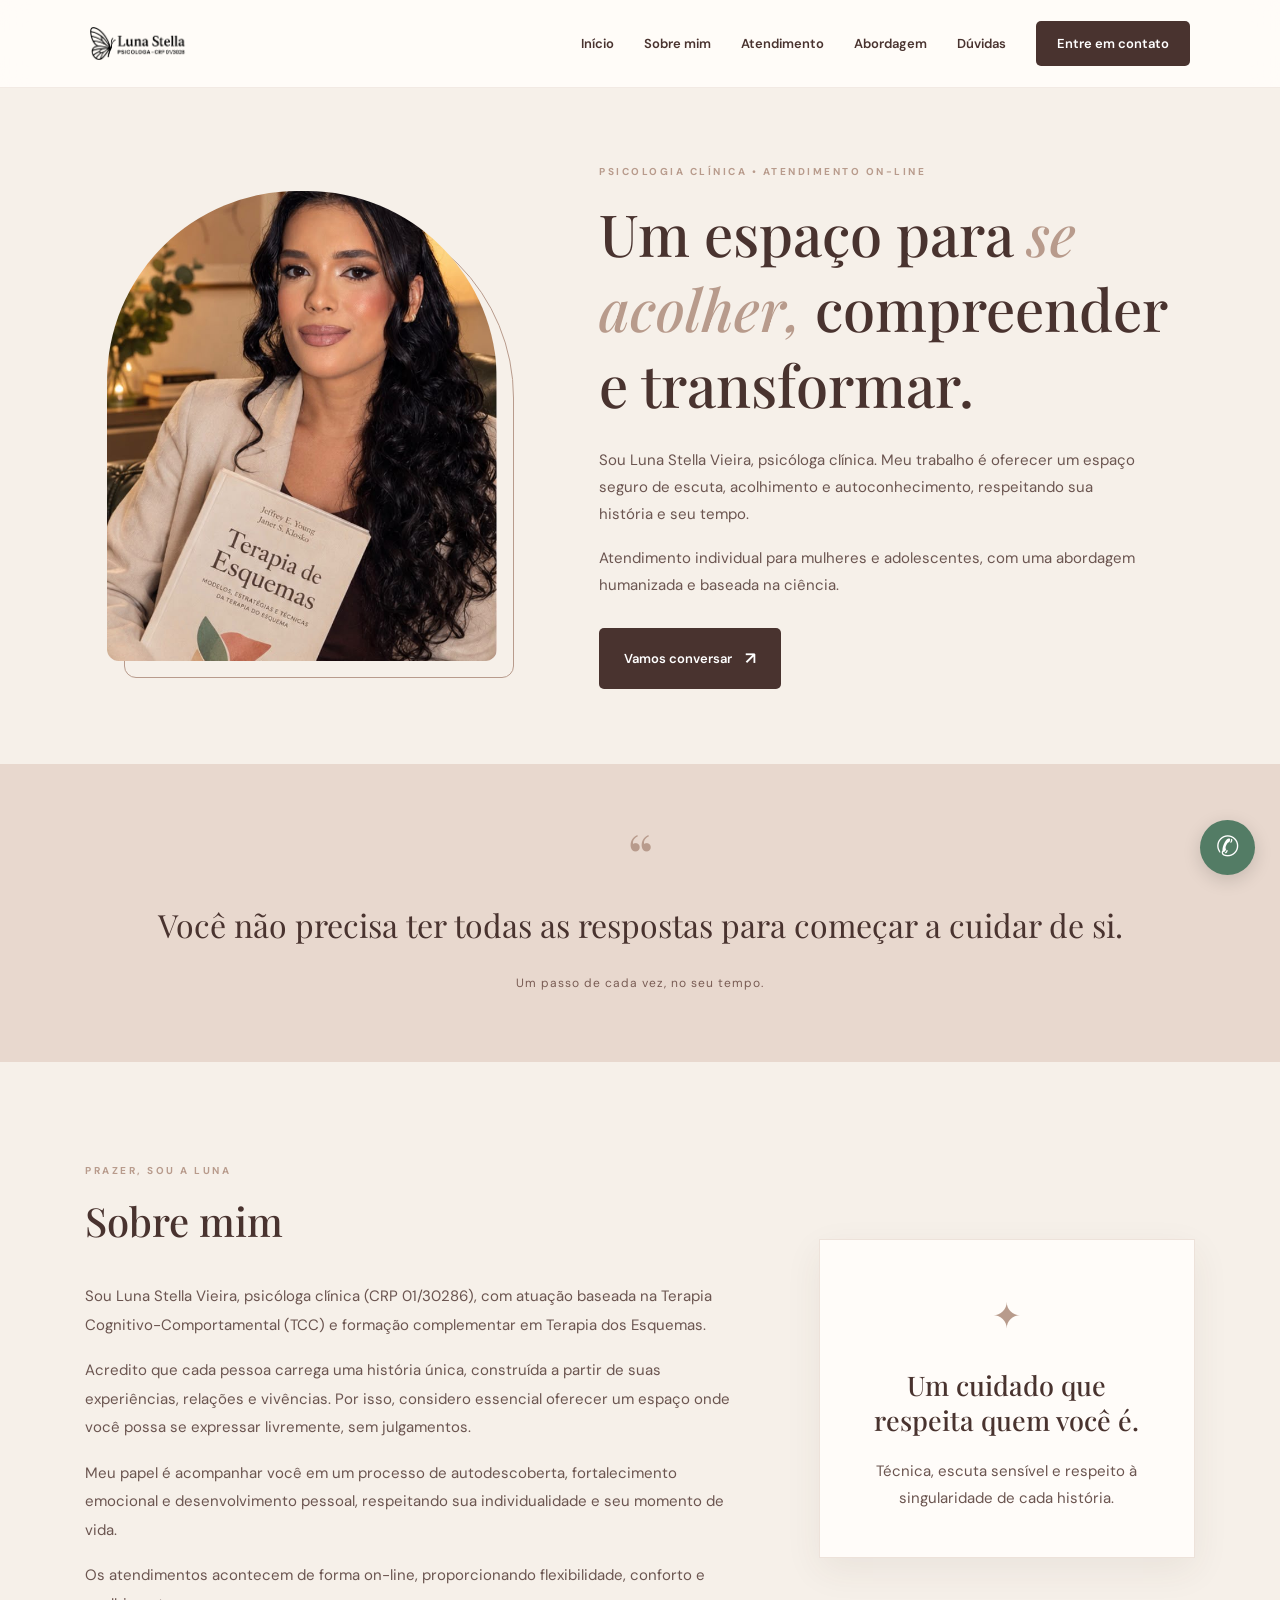
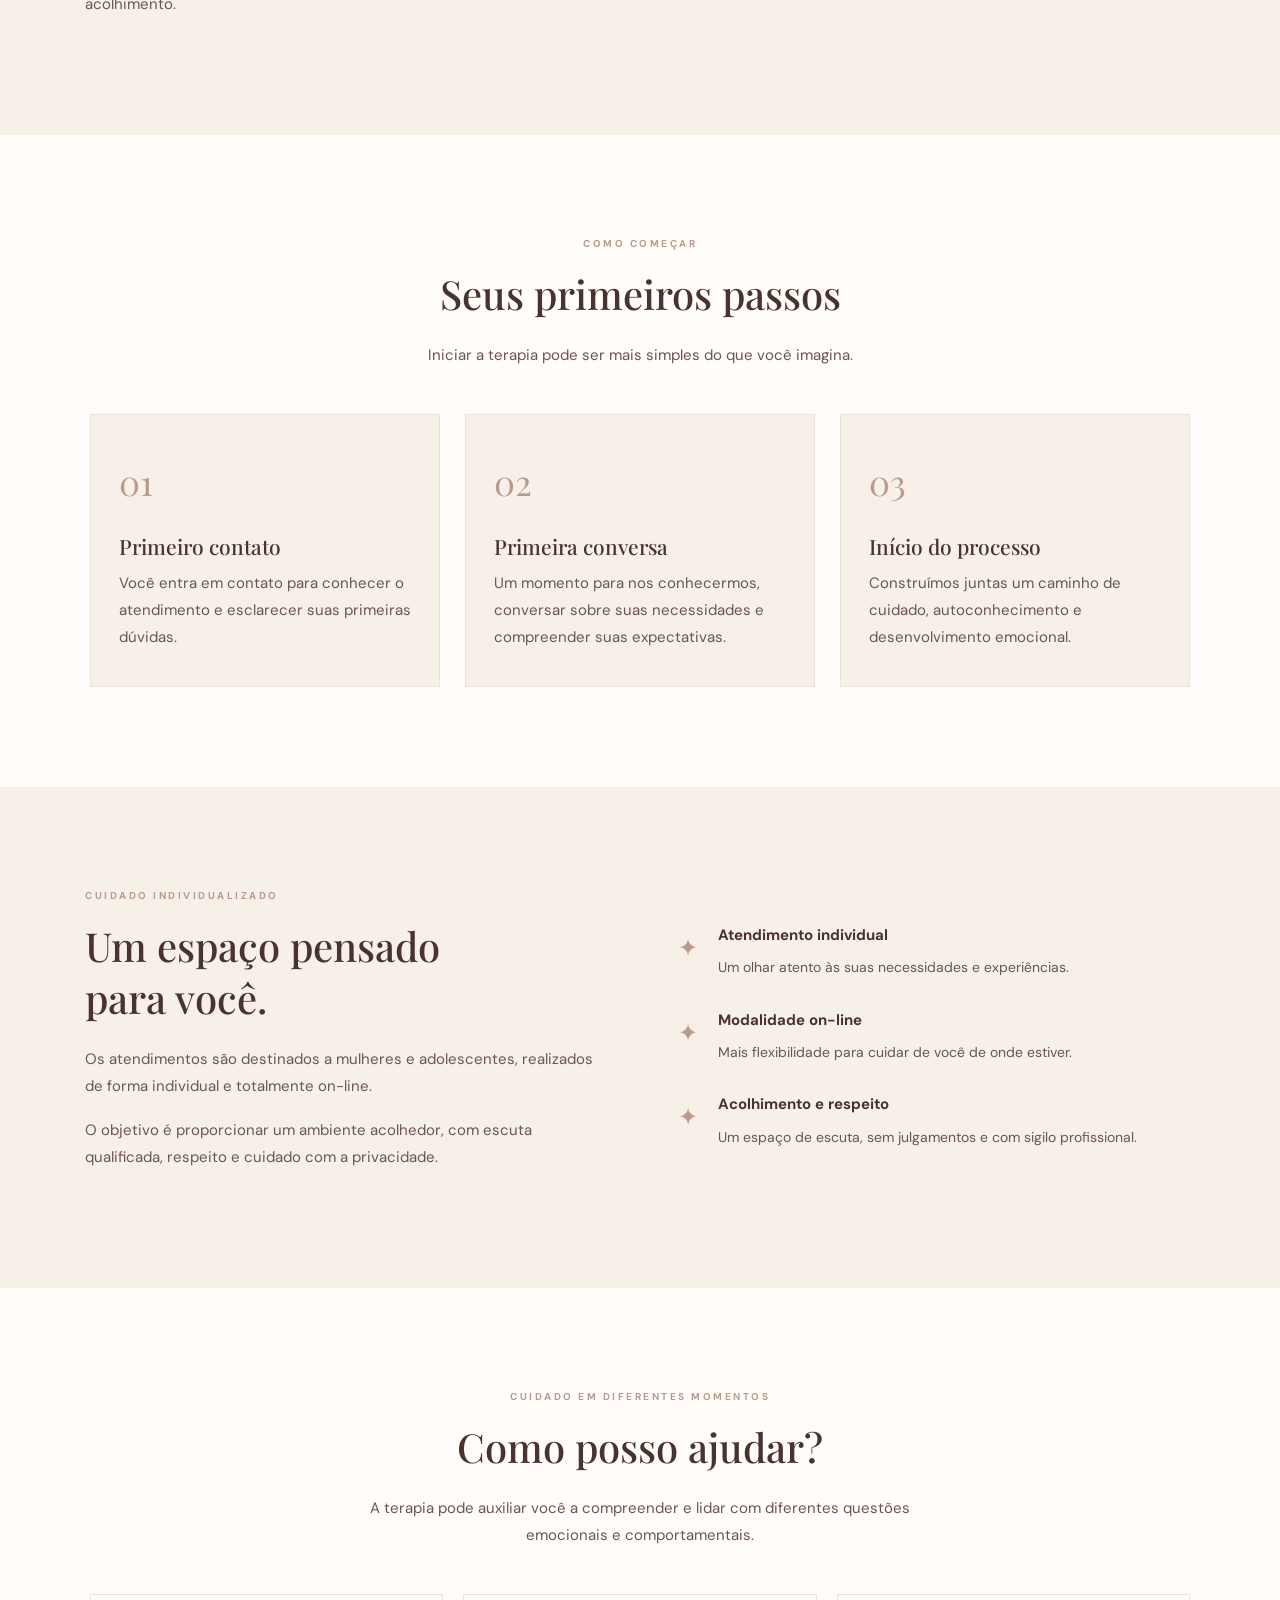
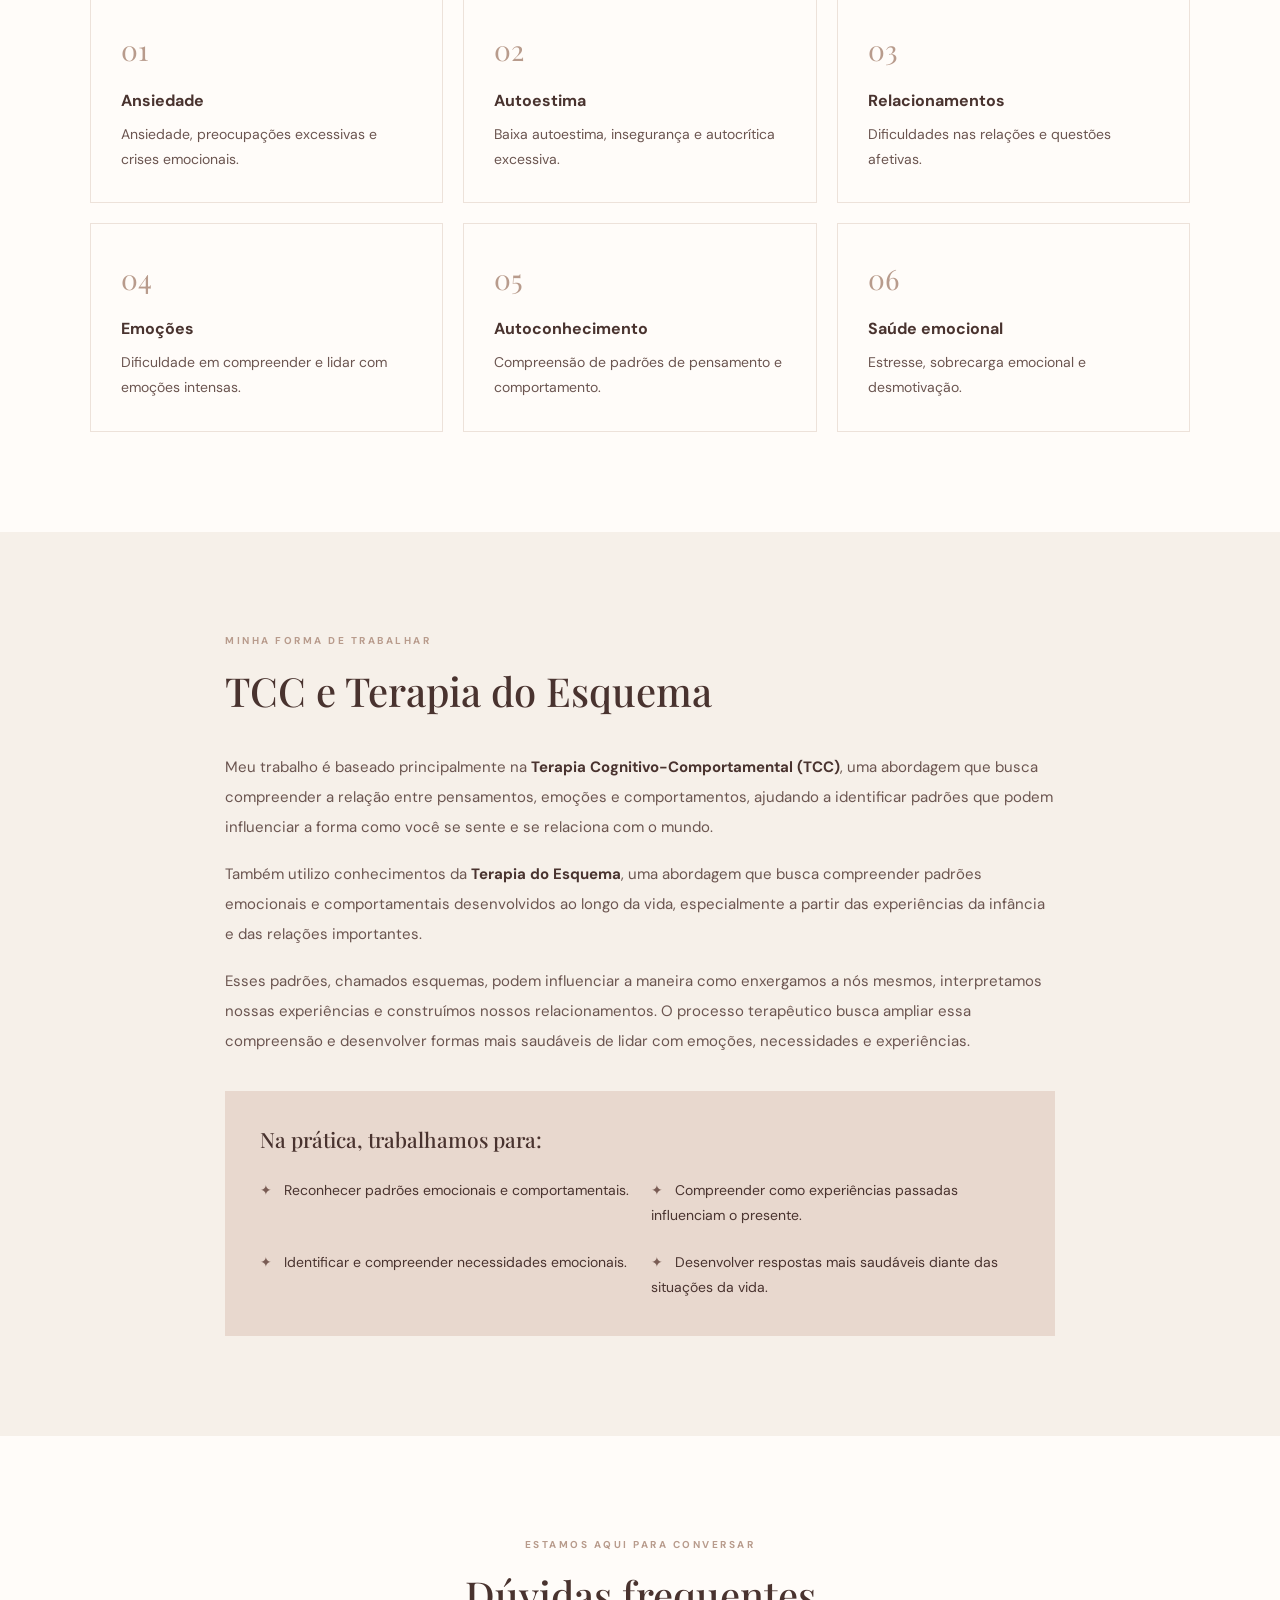
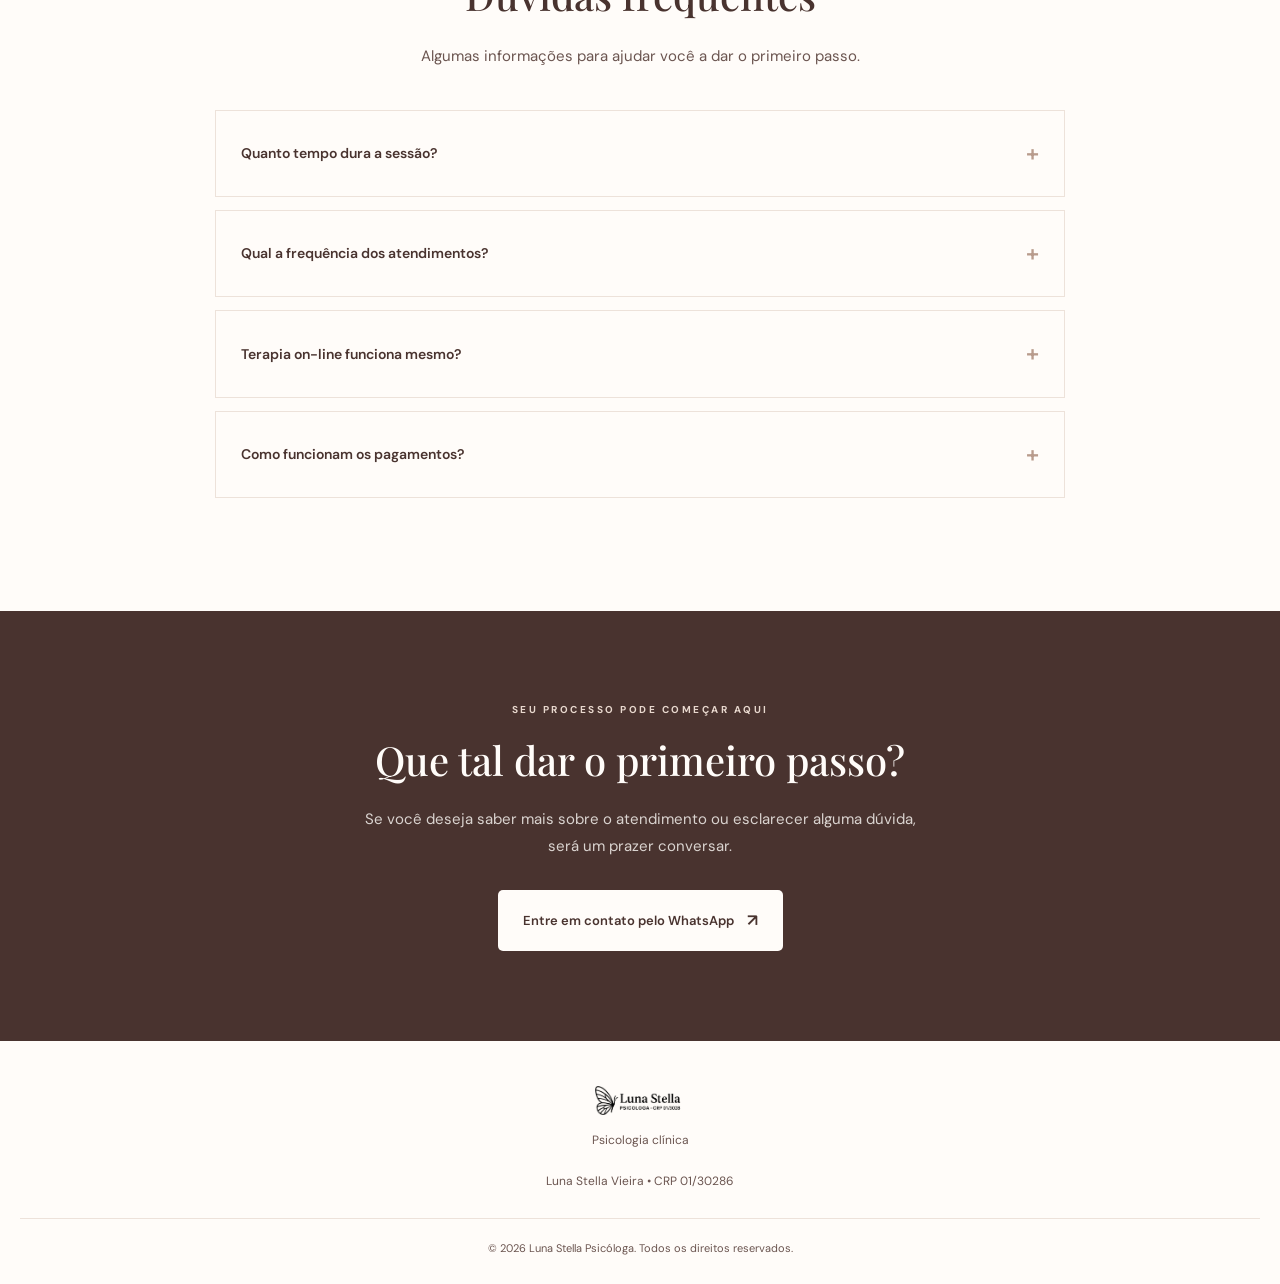
<file: index.html>
<!DOCTYPE html>
<html lang="pt-BR">
<head>
  <meta charset="UTF-8">
  <meta name="viewport" content="width=device-width, initial-scale=1.0">

  <meta name="description" content="Luna Stella Vieira, psicóloga clínica. Atendimento psicológico on-line para mulheres e adolescentes, com abordagem baseada na TCC e Terapia do Esquema.">

  <title>Luna Stella Vieira | Psicóloga Clínica</title>

  <!-- GOOGLE TAG -->
  <script async src="https://www.googletagmanager.com/gtag/js?id=GT-WVXCHTJP"></script>
  <script>
    window.dataLayer = window.dataLayer || [];

    function gtag() {
      dataLayer.push(arguments);
    }

    gtag('js', new Date());
    gtag('config', 'GT-WVXCHTJP');
  </script>

  <link rel="preconnect" href="https://fonts.googleapis.com">
  <link rel="preconnect" href="https://fonts.gstatic.com" crossorigin>

  <link href="https://fonts.googleapis.com/css2?family=DM+Sans:wght@400;500;600;700&family=Playfair+Display:wght@400;500;600&display=swap" rel="stylesheet">

  <link rel="stylesheet" href="style.css">
</head>

<body>

  <!-- CABEÇALHO -->
  <header class="topo">
    <a href="#inicio" class="logo-area" aria-label="Luna Stella - Início">
      <img src="logo_luna_stella_transparente.png" alt="Logo Luna Stella" class="logo">
    </a>

    <nav class="menu" aria-label="Menu principal">
      <a href="#inicio">Início</a>
      <a href="#sobre">Sobre mim</a>
      <a href="#atendimento">Atendimento</a>
      <a href="#abordagem">Abordagem</a>
      <a href="#duvidas">Dúvidas</a>
      <a href="#contato" class="menu-contato">Entre em contato</a>
    </nav>
  </header>

  <main>

    <!-- APRESENTAÇÃO -->
    <section id="inicio" class="hero">
      <div class="hero-imagem">
        <img src="luna_fotoia.jpeg" alt="Luna Stella Vieira, psicóloga clínica">
        <div class="imagem-detalhe"></div>
      </div>

      <div class="hero-texto">
        <span class="subtitulo">PSICOLOGIA CLÍNICA • ATENDIMENTO ON-LINE</span>

        <h1>
          Um espaço para
          <span>se acolher,</span>
          compreender e transformar.
        </h1>

        <p>
          Sou Luna Stella Vieira, psicóloga clínica.
          Meu trabalho é oferecer um espaço seguro de
          escuta, acolhimento e autoconhecimento,
          respeitando sua história e seu tempo.
        </p>

        <p>
          Atendimento individual para mulheres e adolescentes,
          com uma abordagem humanizada e baseada na ciência.
        </p>

        <a
          href="https://wa.me/5561991158479"
          class="btn"
          target="_blank"
          rel="noopener noreferrer"
          data-track="whatsapp"
        >
          Vamos conversar
          <span>↗</span>
        </a>
      </div>
    </section>

    <!-- FRASE DE DESTAQUE -->
    <section class="frase-destaque">
      <span class="frase-aspas">“</span>
      <p>
        Você não precisa ter todas as respostas
        para começar a cuidar de si.
      </p>
      <span class="frase-legenda">Um passo de cada vez, no seu tempo.</span>
    </section>

    <!-- SOBRE MIM -->
    <section id="sobre" class="secao sobre">
      <div class="sobre-conteudo">
        <div class="secao-titulo">
          <span class="subtitulo">PRAZER, SOU A LUNA</span>
          <h2>Sobre mim</h2>
        </div>

        <p>
          Sou Luna Stella Vieira, psicóloga clínica (CRP 01/30286),
          com atuação baseada na Terapia Cognitivo-Comportamental (TCC)
          e formação complementar em Terapia dos Esquemas.
        </p>

        <p>
          Acredito que cada pessoa carrega uma história única,
          construída a partir de suas experiências, relações e vivências.
          Por isso, considero essencial oferecer um espaço onde você
          possa se expressar livremente, sem julgamentos.
        </p>

        <p>
          Meu papel é acompanhar você em um processo de
          autodescoberta, fortalecimento emocional e desenvolvimento
          pessoal, respeitando sua individualidade e seu momento de vida.
        </p>

        <p>
          Os atendimentos acontecem de forma on-line, proporcionando
          flexibilidade, conforto e acolhimento.
        </p>
      </div>

      <div class="sobre-destaque">
        <span class="destaque-icone">✦</span>
        <h3>Um cuidado que respeita quem você é.</h3>
        <p>
          Técnica, escuta sensível e respeito à singularidade
          de cada história.
        </p>
      </div>
    </section>

    <!-- PRIMEIROS PASSOS -->
    <section id="primeiros-passos" class="secao passos">
      <div class="secao-titulo centralizado">
        <span class="subtitulo">COMO COMEÇAR</span>
        <h2>Seus primeiros passos</h2>
        <p>
          Iniciar a terapia pode ser mais simples do que você imagina.
        </p>
      </div>

      <div class="passos-grid">
        <article class="passo-card">
          <span class="passo-numero">01</span>
          <h3>Primeiro contato</h3>
          <p>
            Você entra em contato para conhecer o atendimento
            e esclarecer suas primeiras dúvidas.
          </p>
        </article>

        <article class="passo-card">
          <span class="passo-numero">02</span>
          <h3>Primeira conversa</h3>
          <p>
            Um momento para nos conhecermos, conversar sobre
            suas necessidades e compreender suas expectativas.
          </p>
        </article>

        <article class="passo-card">
          <span class="passo-numero">03</span>
          <h3>Início do processo</h3>
          <p>
            Construímos juntas um caminho de cuidado,
            autoconhecimento e desenvolvimento emocional.
          </p>
        </article>
      </div>
    </section>

    <!-- ATENDIMENTO -->
    <section id="atendimento" class="secao atendimento">
      <div class="atendimento-texto">
        <span class="subtitulo">CUIDADO INDIVIDUALIZADO</span>
        <h2>Um espaço pensado para você.</h2>

        <p>
          Os atendimentos são destinados a mulheres e adolescentes,
          realizados de forma individual e totalmente on-line.
        </p>

        <p>
          O objetivo é proporcionar um ambiente acolhedor,
          com escuta qualificada, respeito e cuidado com
          a privacidade.
        </p>
      </div>

      <div class="atendimento-lista">
        <div class="atendimento-item">
          <span>✦</span>
          <div>
            <h3>Atendimento individual</h3>
            <p>Um olhar atento às suas necessidades e experiências.</p>
          </div>
        </div>

        <div class="atendimento-item">
          <span>✦</span>
          <div>
            <h3>Modalidade on-line</h3>
            <p>Mais flexibilidade para cuidar de você de onde estiver.</p>
          </div>
        </div>

        <div class="atendimento-item">
          <span>✦</span>
          <div>
            <h3>Acolhimento e respeito</h3>
            <p>Um espaço de escuta, sem julgamentos e com sigilo profissional.</p>
          </div>
        </div>
      </div>
    </section>

    <!-- COMO POSSO AJUDAR -->
    <section id="ajuda" class="secao ajuda">
      <div class="secao-titulo centralizado">
        <span class="subtitulo">CUIDADO EM DIFERENTES MOMENTOS</span>
        <h2>Como posso ajudar?</h2>
        <p>
          A terapia pode auxiliar você a compreender e lidar
          com diferentes questões emocionais e comportamentais.
        </p>
      </div>

      <div class="ajuda-grid">
        <article class="ajuda-card">
          <span>01</span>
          <h3>Ansiedade</h3>
          <p>Ansiedade, preocupações excessivas e crises emocionais.</p>
        </article>

        <article class="ajuda-card">
          <span>02</span>
          <h3>Autoestima</h3>
          <p>Baixa autoestima, insegurança e autocrítica excessiva.</p>
        </article>

        <article class="ajuda-card">
          <span>03</span>
          <h3>Relacionamentos</h3>
          <p>Dificuldades nas relações e questões afetivas.</p>
        </article>

        <article class="ajuda-card">
          <span>04</span>
          <h3>Emoções</h3>
          <p>Dificuldade em compreender e lidar com emoções intensas.</p>
        </article>

        <article class="ajuda-card">
          <span>05</span>
          <h3>Autoconhecimento</h3>
          <p>Compreensão de padrões de pensamento e comportamento.</p>
        </article>

        <article class="ajuda-card">
          <span>06</span>
          <h3>Saúde emocional</h3>
          <p>Estresse, sobrecarga emocional e desmotivação.</p>
        </article>
      </div>
    </section>

    <!-- ABORDAGEM -->
    <section id="abordagem" class="secao abordagem">
      <div class="secao-titulo">
        <span class="subtitulo">MINHA FORMA DE TRABALHAR</span>
        <h2>TCC e Terapia do Esquema</h2>
      </div>

      <p>
        Meu trabalho é baseado principalmente na
        <strong>Terapia Cognitivo-Comportamental (TCC)</strong>,
        uma abordagem que busca compreender a relação entre
        pensamentos, emoções e comportamentos, ajudando a
        identificar padrões que podem influenciar a forma
        como você se sente e se relaciona com o mundo.
      </p>

      <p>
        Também utilizo conhecimentos da
        <strong>Terapia do Esquema</strong>, uma abordagem que
        busca compreender padrões emocionais e comportamentais
        desenvolvidos ao longo da vida, especialmente a partir
        das experiências da infância e das relações importantes.
      </p>

      <p>
        Esses padrões, chamados esquemas, podem influenciar a
        maneira como enxergamos a nós mesmos, interpretamos
        nossas experiências e construímos nossos relacionamentos.
        O processo terapêutico busca ampliar essa compreensão
        e desenvolver formas mais saudáveis de lidar com
        emoções, necessidades e experiências.
      </p>

      <div class="abordagem-destaque">
        <h3>Na prática, trabalhamos para:</h3>

        <div class="abordagem-grid">
          <div>
            <span>✦</span>
            Reconhecer padrões emocionais e comportamentais.
          </div>

          <div>
            <span>✦</span>
            Compreender como experiências passadas influenciam o presente.
          </div>

          <div>
            <span>✦</span>
            Identificar e compreender necessidades emocionais.
          </div>

          <div>
            <span>✦</span>
            Desenvolver respostas mais saudáveis diante das situações da vida.
          </div>
        </div>
      </div>
    </section>

    <!-- DÚVIDAS FREQUENTES -->
    <section id="duvidas" class="secao duvidas">
      <div class="secao-titulo centralizado">
        <span class="subtitulo">ESTAMOS AQUI PARA CONVERSAR</span>
        <h2>Dúvidas frequentes</h2>
        <p>
          Algumas informações para ajudar você a dar o primeiro passo.
        </p>
      </div>

      <div class="faq-lista">
        <details class="faq-item">
          <summary>Quanto tempo dura a sessão?</summary>
          <p>
            Cada sessão tem duração média de 40 a 50 minutos,
            proporcionando um espaço de escuta e acolhimento.
          </p>
        </details>

        <details class="faq-item">
          <summary>Qual a frequência dos atendimentos?</summary>
          <p>
            As sessões costumam ser semanais, principalmente
            no início. A frequência pode ser conversada de acordo
            com as necessidades do acompanhamento.
          </p>
        </details>

        <details class="faq-item">
          <summary>Terapia on-line funciona mesmo?</summary>
          <p>
            A modalidade on-line permite realizar o acompanhamento
            psicológico com conforto e flexibilidade, observando
            os cuidados necessários com privacidade e sigilo.
          </p>
        </details>

        <details class="faq-item">
          <summary>Como funcionam os pagamentos?</summary>
          <p>
            Os pagamentos são realizados antes da sessão,
            via Pix ou transferência. As condições e a frequência
            dos atendimentos podem ser conversadas diretamente
            com a psicóloga.
          </p>
        </details>
      </div>
    </section>

    <!-- CONTATO -->
    <section id="contato" class="contato">
      <span class="subtitulo">SEU PROCESSO PODE COMEÇAR AQUI</span>
      <h2>Que tal dar o primeiro passo?</h2>

      <p>
        Se você deseja saber mais sobre o atendimento
        ou esclarecer alguma dúvida, será um prazer conversar.
      </p>

      <a
        href="https://wa.me/5561991158479"
        class="btn btn-claro"
        target="_blank"
        rel="noopener noreferrer"
        data-track="whatsapp"
      >
        Entre em contato pelo WhatsApp
        <span>↗</span>
      </a>
    </section>

  </main>

  <!-- RODAPÉ -->
  <footer class="rodape">
    <div class="rodape-logo">
      <img src="logo_luna_stella_transparente.png" alt="Luna Stella">
      <p>Psicologia clínica</p>
    </div>

    <p class="rodape-crp">Luna Stella Vieira • CRP 01/30286</p>

    <p class="copyright">
      © 2026 Luna Stella Psicóloga. Todos os direitos reservados.
    </p>
  </footer>

  <!-- BOTÃO FLUTUANTE WHATSAPP -->
  <a
    href="https://wa.me/5561991158479"
    class="whatsapp"
    target="_blank"
    rel="noopener noreferrer"
    aria-label="Entre em contato pelo WhatsApp"
    data-track="whatsapp"
  >
    <span>✆</span>
  </a>

  <!-- RASTREAMENTO DE CLIQUES NO WHATSAPP - GA4 + GOOGLE ADS -->
<script>
  document.querySelectorAll('[data-track="whatsapp"]').forEach(function(botao) {
    botao.addEventListener('click', function() {
      if (typeof gtag === 'function') {

        // Evento para o Google Analytics 4
        gtag('event', 'whatsapp_click', {
          transport_type: 'beacon'
        });

        // Conversão para o Google Ads
        gtag('event', 'conversion', {
          send_to: 'AW-18544255528/kDCvCImQkrIdEKjEy4pF',
          transport_type: 'beacon'
        });

      }
    });
  });
</script>

</body>
</html>
</file>
<file: style.css>
/* =====================================
   LUNA STELLA | IDENTIDADE VISUAL
===================================== */

:root {
  --bege: #F6F0E9;
  --branco: #FFFCF9;
  --rose-claro: #E8D8CE;
  --rose: #B89B8C;
  --marrom: #795C54;
  --marrom-escuro: #49332F;
  --texto: #6B5550;
  --borda: #EDE2DA;

  --fonte-titulo: 'Playfair Display', serif;
  --fonte-texto: 'DM Sans', sans-serif;

  --sombra: 0 12px 35px rgba(73, 51, 47, 0.07);
}

* {
  margin: 0;
  padding: 0;
  box-sizing: border-box;
}

html {
  scroll-behavior: smooth;
  scroll-padding-top: 100px;
}

body {
  font-family: var(--fonte-texto);
  background: var(--bege);
  color: var(--texto);
  line-height: 1.8;
  overflow-x: hidden;
}

a {
  text-decoration: none;
}

section[id] {
  scroll-margin-top: 100px;
}

/* =====================================
   CABEÇALHO
===================================== */

.topo {
  width: 100%;
  min-height: 88px;
  padding: 12px 7%;
  display: flex;
  justify-content: space-between;
  align-items: center;

  position: sticky;
  top: 0;
  z-index: 1000;

  background: rgba(255, 252, 249, 0.94);
  backdrop-filter: blur(14px);
  -webkit-backdrop-filter: blur(14px);

  border-bottom: 1px solid rgba(184, 155, 140, 0.18);
}

.logo-area {
  display: flex;
  align-items: center;
}

.logo {
  width: 100px;
  height: auto;
  display: block;
}

.menu {
  display: flex;
  align-items: center;
  gap: 30px;
}

.menu a {
  font-family: var(--fonte-texto);
  font-size: 13px;
  font-weight: 600;
  color: var(--marrom-escuro);
  transition: 0.3s;
  white-space: nowrap;
}

.menu a:hover {
  color: var(--rose);
}

.menu .menu-contato {
  padding: 11px 21px;
  background: var(--marrom-escuro);
  color: white;
  border-radius: 5px;
}

.menu .menu-contato:hover {
  background: var(--rose);
}

/* =====================================
   ESTRUTURA GERAL
===================================== */

main {
  width: 100%;
}

.secao {
  width: 100%;
  max-width: 1180px;
  margin: 0 auto;
  padding: 100px 35px;
}

.subtitulo {
  display: block;
  font-family: var(--fonte-texto);
  font-size: 10px;
  font-weight: 700;
  letter-spacing: 2.5px;
  color: var(--rose);
  margin-bottom: 15px;
}

h1, h2, h3 {
  font-family: var(--fonte-titulo);
  color: var(--marrom-escuro);
  font-weight: 500;
  line-height: 1.3;
}

h1 {
  font-size: clamp(38px, 5vw, 58px);
}

h2 {
  font-size: clamp(30px, 4vw, 40px);
  margin-bottom: 22px;
}

h3 {
  font-size: 21px;
  margin-bottom: 10px;
}

p {
  font-size: 15px;
  color: var(--texto);
  margin-bottom: 17px;
}

.secao-titulo {
  margin-bottom: 35px;
}

.secao-titulo p {
  max-width: 600px;
}

.centralizado {
  text-align: center;
}

.centralizado p {
  margin-left: auto;
  margin-right: auto;
}

/* =====================================
   BOTÕES
===================================== */

.btn {
  display: inline-flex;
  align-items: center;
  justify-content: center;
  gap: 13px;

  background: var(--marrom-escuro);
  color: white;

  padding: 15px 25px;
  border-radius: 5px;

  font-size: 13px;
  font-weight: 600;

  transition: all 0.3s ease;
}

.btn span {
  font-size: 17px;
}

.btn:hover {
  background: var(--rose);
  transform: translateY(-3px);
  box-shadow: var(--sombra);
}

/* =====================================
   APRESENTAÇÃO
===================================== */

.hero {
  width: 100%;
  max-width: 1250px;
  min-height: 610px;
  margin: 0 auto;

  padding: 75px 65px;

  display: grid;
  grid-template-columns: 0.85fr 1.15fr;
  gap: 75px;
  align-items: center;
}

.hero-imagem {
  position: relative;
  max-width: 390px;
  width: 100%;
  margin: auto;
}

.hero-imagem img {
  display: block;
  width: 100%;
  height: 470px;
  object-fit: cover;
  object-position: center;
  border-radius: 190px 190px 12px 12px;
  position: relative;
  z-index: 2;
}

.imagem-detalhe {
  position: absolute;
  width: 100%;
  height: 100%;
  border: 1px solid var(--rose);
  border-radius: 190px 190px 12px 12px;
  top: 17px;
  left: 17px;
  z-index: 1;
}

.hero-texto {
  max-width: 610px;
  position: relative;
  z-index: 2;
}

.hero-texto h1 {
  margin-bottom: 25px;
}

.hero-texto h1 span {
  color: var(--rose);
  font-style: italic;
}

.hero-texto p {
  max-width: 550px;
}

.hero-texto .btn {
  margin-top: 12px;
}

/* =====================================
   FRASE DE DESTAQUE
===================================== */

.frase-destaque {
  background: var(--rose-claro);
  text-align: center;
  padding: 65px 25px;
}

.frase-aspas {
  display: block;
  font-family: var(--fonte-titulo);
  font-size: 65px;
  line-height: 0.8;
  color: var(--rose);
}

.frase-destaque p {
  font-family: var(--fonte-titulo);
  font-size: clamp(23px, 3vw, 32px);
  color: var(--marrom-escuro);
  margin: 15px auto;
}

.frase-legenda {
  font-size: 12px;
  color: var(--marrom);
  letter-spacing: 1px;
}

/* =====================================
   SOBRE MIM
===================================== */

.sobre {
  display: grid;
  grid-template-columns: 1.4fr 0.8fr;
  gap: 75px;
  align-items: center;
}

.sobre-conteudo p {
  line-height: 1.9;
}

.sobre-destaque {
  background: var(--branco);
  padding: 45px 35px;
  border: 1px solid var(--borda);
  box-shadow: var(--sombra);
  text-align: center;
}

.destaque-icone {
  font-size: 35px;
  color: var(--rose);
}

.sobre-destaque h3 {
  font-size: 27px;
  margin: 20px 0;
}

.sobre-destaque p {
  margin: 0;
}

/* =====================================
   PRIMEIROS PASSOS
===================================== */

.passos {
  max-width: 100%;
  background: var(--branco);
}

.passos .secao-titulo {
  max-width: 650px;
  margin: 0 auto 45px;
}

.passos-grid {
  max-width: 1100px;
  margin: auto;
  display: grid;
  grid-template-columns: repeat(3, 1fr);
  gap: 25px;
}

.passo-card {
  padding: 35px 28px;
  background: var(--bege);
  border: 1px solid var(--borda);
  transition: 0.3s;
}

.passo-card:hover {
  transform: translateY(-5px);
  box-shadow: var(--sombra);
}

.passo-numero {
  font-family: var(--fonte-titulo);
  font-size: 35px;
  color: var(--rose);
  display: block;
  margin-bottom: 20px;
}

.passo-card p {
  margin-bottom: 0;
}

/* =====================================
   ATENDIMENTO
===================================== */

.atendimento {
  display: grid;
  grid-template-columns: 1fr 1fr;
  gap: 75px;
  align-items: center;
}

.atendimento-texto h2 {
  max-width: 440px;
}

.atendimento-lista {
  display: flex;
  flex-direction: column;
  gap: 30px;
}

.atendimento-item {
  display: flex;
  gap: 20px;
  align-items: flex-start;
}

.atendimento-item > span {
  font-size: 24px;
  color: var(--rose);
}

.atendimento-item h3 {
  font-family: var(--fonte-texto);
  font-size: 15px;
  font-weight: 700;
}

.atendimento-item p {
  font-size: 14px;
  margin: 0;
}

/* =====================================
   COMO POSSO AJUDAR
===================================== */

.ajuda {
  max-width: 100%;
  background: var(--branco);
}

.ajuda .secao-titulo {
  max-width: 650px;
  margin: 0 auto 45px;
}

.ajuda-grid {
  max-width: 1100px;
  margin: auto;
  display: grid;
  grid-template-columns: repeat(3, 1fr);
  gap: 20px;
}

.ajuda-card {
  padding: 30px;
  border: 1px solid var(--borda);
  background: var(--branco);
  transition: 0.3s;
}

.ajuda-card:hover {
  border-color: var(--rose);
  transform: translateY(-4px);
  box-shadow: var(--sombra);
}

.ajuda-card > span {
  display: block;
  font-family: var(--fonte-titulo);
  font-size: 28px;
  color: var(--rose);
  margin-bottom: 15px;
}

.ajuda-card h3 {
  font-family: var(--fonte-texto);
  font-size: 16px;
  font-weight: 700;
}

.ajuda-card p {
  font-size: 14px;
  margin-bottom: 0;
}

/* =====================================
   ABORDAGEM
===================================== */

.abordagem {
  max-width: 900px;
}

.abordagem > p {
  line-height: 2;
}

.abordagem strong {
  color: var(--marrom-escuro);
}

.abordagem-destaque {
  background: var(--rose-claro);
  padding: 35px;
  margin-top: 35px;
}

.abordagem-destaque h3 {
  margin-bottom: 25px;
}

.abordagem-grid {
  display: grid;
  grid-template-columns: 1fr 1fr;
  gap: 22px;
}

.abordagem-grid div {
  font-size: 14px;
  color: var(--marrom-escuro);
}

.abordagem-grid span {
  color: var(--marrom);
  margin-right: 8px;
}

/* =====================================
   DÚVIDAS FREQUENTES
===================================== */

.duvidas {
  max-width: 100%;
  background: var(--branco);
}

.duvidas .secao-titulo {
  max-width: 650px;
  margin: 0 auto 40px;
}

.faq-lista {
  max-width: 850px;
  margin: auto;
}

.faq-item {
  background: var(--branco);
  border: 1px solid var(--borda);
  margin-bottom: 13px;
  transition: 0.3s;
}

.faq-item[open] {
  border-color: var(--rose);
}

.faq-item summary {
  padding: 22px 25px;
  cursor: pointer;
  list-style: none;

  display: flex;
  align-items: center;
  justify-content: space-between;
  gap: 15px;

  color: var(--marrom-escuro);
  font-size: 14px;
  font-weight: 600;
}

.faq-item summary::-webkit-details-marker {
  display: none;
}

.faq-item summary::after {
  content: "+";
  font-size: 23px;
  color: var(--rose);
}

.faq-item[open] summary::after {
  content: "−";
}

.faq-item p {
  padding: 0 25px 22px;
  font-size: 14px;
  margin: 0;
}

/* =====================================
   CONTATO
===================================== */

.contato {
  background: var(--marrom-escuro);
  text-align: center;
  padding: 90px 25px;
}

.contato .subtitulo {
  color: var(--rose-claro);
}

.contato h2 {
  color: var(--branco);
  max-width: 650px;
  margin: 0 auto 20px;
}

.contato p {
  color: rgba(255, 252, 249, 0.8);
  max-width: 580px;
  margin: 0 auto 30px;
}

.btn-claro {
  background: var(--branco);
  color: var(--marrom-escuro);
}

.btn-claro:hover {
  background: var(--rose-claro);
  color: var(--marrom-escuro);
}

/* =====================================
   RODAPÉ
===================================== */

.rodape {
  padding: 45px 20px 25px;
  text-align: center;
  background: var(--branco);
}

.rodape-logo img {
  width: 90px;
  height: auto;
}

.rodape-logo p {
  font-size: 12px;
  margin-top: 5px;
}

.rodape-crp {
  font-size: 12px;
  margin-top: 20px;
}

.copyright {
  border-top: 1px solid var(--borda);
  padding-top: 20px;
  margin: 25px auto 0;
  font-size: 11px;
}

/* =====================================
   WHATSAPP FLUTUANTE
===================================== */

.whatsapp {
  position: fixed;
  right: 25px;
  bottom: 25px;
  z-index: 1000;

  width: 55px;
  height: 55px;

  display: flex;
  align-items: center;
  justify-content: center;

  background: #537C65;
  color: white;
  border-radius: 50%;

  font-size: 28px;
  box-shadow: 0 5px 18px rgba(0, 0, 0, 0.15);

  transition: 0.3s;
}

.whatsapp:hover {
  transform: scale(1.08);
}

/* =====================================
   ACESSIBILIDADE
===================================== */

a:focus-visible,
summary:focus-visible {
  outline: 2px solid var(--marrom);
  outline-offset: 4px;
}

/* =====================================
   RESPONSIVIDADE
===================================== */

@media (max-width: 1050px) {

  .topo {
    padding: 12px 4%;
  }

  .menu {
    gap: 17px;
  }

  .menu a {
    font-size: 12px;
  }

  .hero {
    gap: 45px;
    padding: 65px 40px;
  }

  .sobre,
  .atendimento {
    gap: 40px;
  }
}

@media (max-width: 800px) {

  .topo {
    flex-direction: column;
    gap: 12px;
    padding: 12px 15px;
  }

  .logo {
    width: 85px;
  }

  .menu {
    justify-content: center;
    flex-wrap: wrap;
    gap: 12px 18px;
  }

  .menu a {
    font-size: 11px;
  }

  .menu .menu-contato {
    padding: 8px 13px;
  }

  .hero {
    grid-template-columns: 1fr;
    gap: 45px;
    padding: 55px 25px 70px;
    text-align: center;
  }

  .hero-imagem {
    max-width: 280px;
  }

  .hero-imagem img {
    height: 350px;
  }

  .hero-texto {
    margin: auto;
  }

  .hero-texto p {
    margin-left: auto;
    margin-right: auto;
  }

  .sobre,
  .atendimento {
    grid-template-columns: 1fr;
  }

  .sobre-destaque {
    max-width: 500px;
    margin: auto;
  }

  .passos-grid {
    grid-template-columns: 1fr;
  }

  .ajuda-grid {
    grid-template-columns: repeat(2, 1fr);
  }

  .secao {
    padding: 75px 25px;
  }

}

@media (max-width: 520px) {

  .topo {
    min-height: auto;
    padding: 10px 12px 14px;
  }

  .menu {
    gap: 10px 14px;
  }

  .menu a {
    font-size: 10px;
  }

  .menu .menu-contato {
    padding: 7px 10px;
  }

  .hero {
    padding: 45px 22px 60px;
  }

  .hero-imagem {
    max-width: 235px;
  }

  .hero-imagem img {
    height: 295px;
  }

  .hero-texto h1 {
    font-size: 37px;
  }

  .secao {
    padding: 65px 22px;
  }

  .ajuda-grid {
    grid-template-columns: 1fr;
  }

  .abordagem-grid {
    grid-template-columns: 1fr;
  }

  .abordagem-destaque {
    padding: 25px 20px;
  }

  .frase-destaque {
    padding: 55px 20px;
  }

  .faq-item summary {
    padding: 18px;
    font-size: 13px;
  }

  .faq-item p {
    padding: 0 18px 18px;
  }

  .contato {
    padding: 70px 22px;
  }

  .btn {
    font-size: 12px;
    padding: 13px 17px;
  }

  .whatsapp {
    width: 49px;
    height: 49px;
    right: 16px;
    bottom: 16px;
  }

}

@media (prefers-reduced-motion: reduce) {
  html {
    scroll-behavior: auto;
  }

  *,
  *::before,
  *::after {
    transition-duration: 0.01ms !important;
    animation-duration: 0.01ms !important;
  }
}
</file>
